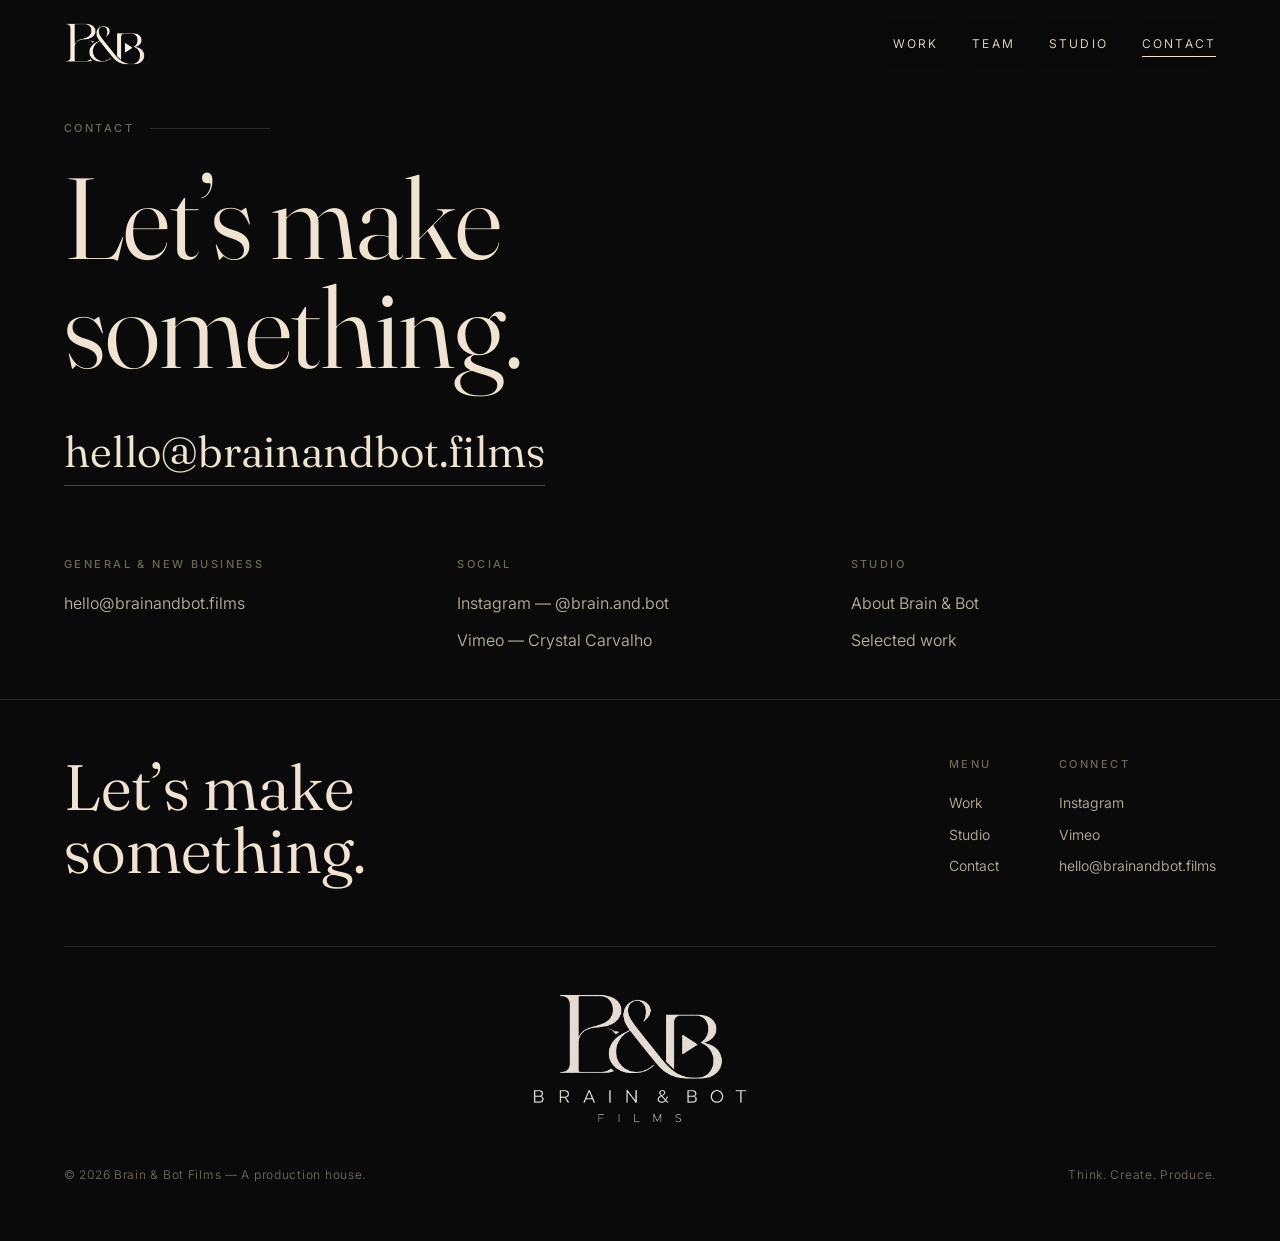
<file: contact.html>
<!DOCTYPE html>
<html lang="en">
<head>
  <meta charset="UTF-8">
  <meta name="viewport" content="width=device-width, initial-scale=1.0">
  <title>Contact — Brain & Bot Films</title>
  <meta name="description" content="Get in touch with Brain & Bot Films.">
  <link rel="preconnect" href="https://fonts.googleapis.com">
  <link rel="preconnect" href="https://fonts.gstatic.com" crossorigin>
  <link href="https://fonts.googleapis.com/css2?family=Fraunces:ital,opsz,wght@0,9..144,300..500;1,9..144,300..400&family=Bodoni+Moda:ital,opsz,wght@0,6..96,400..600;1,6..96,400..500&family=Inter:wght@300;400;500&display=swap" rel="stylesheet">
  <link rel="stylesheet" href="assets/css/style.css?v=3">
</head>
<body data-page="contact">
  <header data-nav></header>

  <section class="wrap contact-hero">
    <div class="eyebrow reveal in"><span class="label">Contact</span><span class="rule" style="max-width:120px"></span></div>
    <h1 class="display reveal in">Let’s make<br>something.</h1>
    <div class="reveal in d1" style="margin-top:36px">
      <a class="mail serif" id="mail" href="#">hello@brainandbot.films</a>
    </div>
    <div class="contact-rows">
      <div class="col reveal d1">
        <div class="label">General &amp; New Business</div>
        <a id="mail2" href="#">hello@brainandbot.films</a>
      </div>
      <div class="col reveal d2">
        <div class="label">Social</div>
        <a href="https://www.instagram.com/brain.and.bot/" target="_blank" rel="noopener">Instagram — @brain.and.bot</a>
        <a href="https://vimeo.com/user82535468" target="_blank" rel="noopener">Vimeo — Crystal Carvalho</a>
      </div>
      <div class="col reveal d3">
        <div class="label">Studio</div>
        <a href="studio.html">About Brain &amp; Bot</a>
        <a href="work.html">Selected work</a>
      </div>
    </div>
  </section>

  <footer data-footer></footer>
  <script src="assets/js/data.js?v=2"></script>
  <script src="assets/js/site.js?v=2"></script>
  <script>document.addEventListener('DOMContentLoaded',function(){
    ['mail','mail2'].forEach(function(id){var e=document.getElementById(id);if(e){e.textContent=SITE.email;e.href='mailto:'+SITE.email;}});
  });</script>
</body>
</html>
</file>
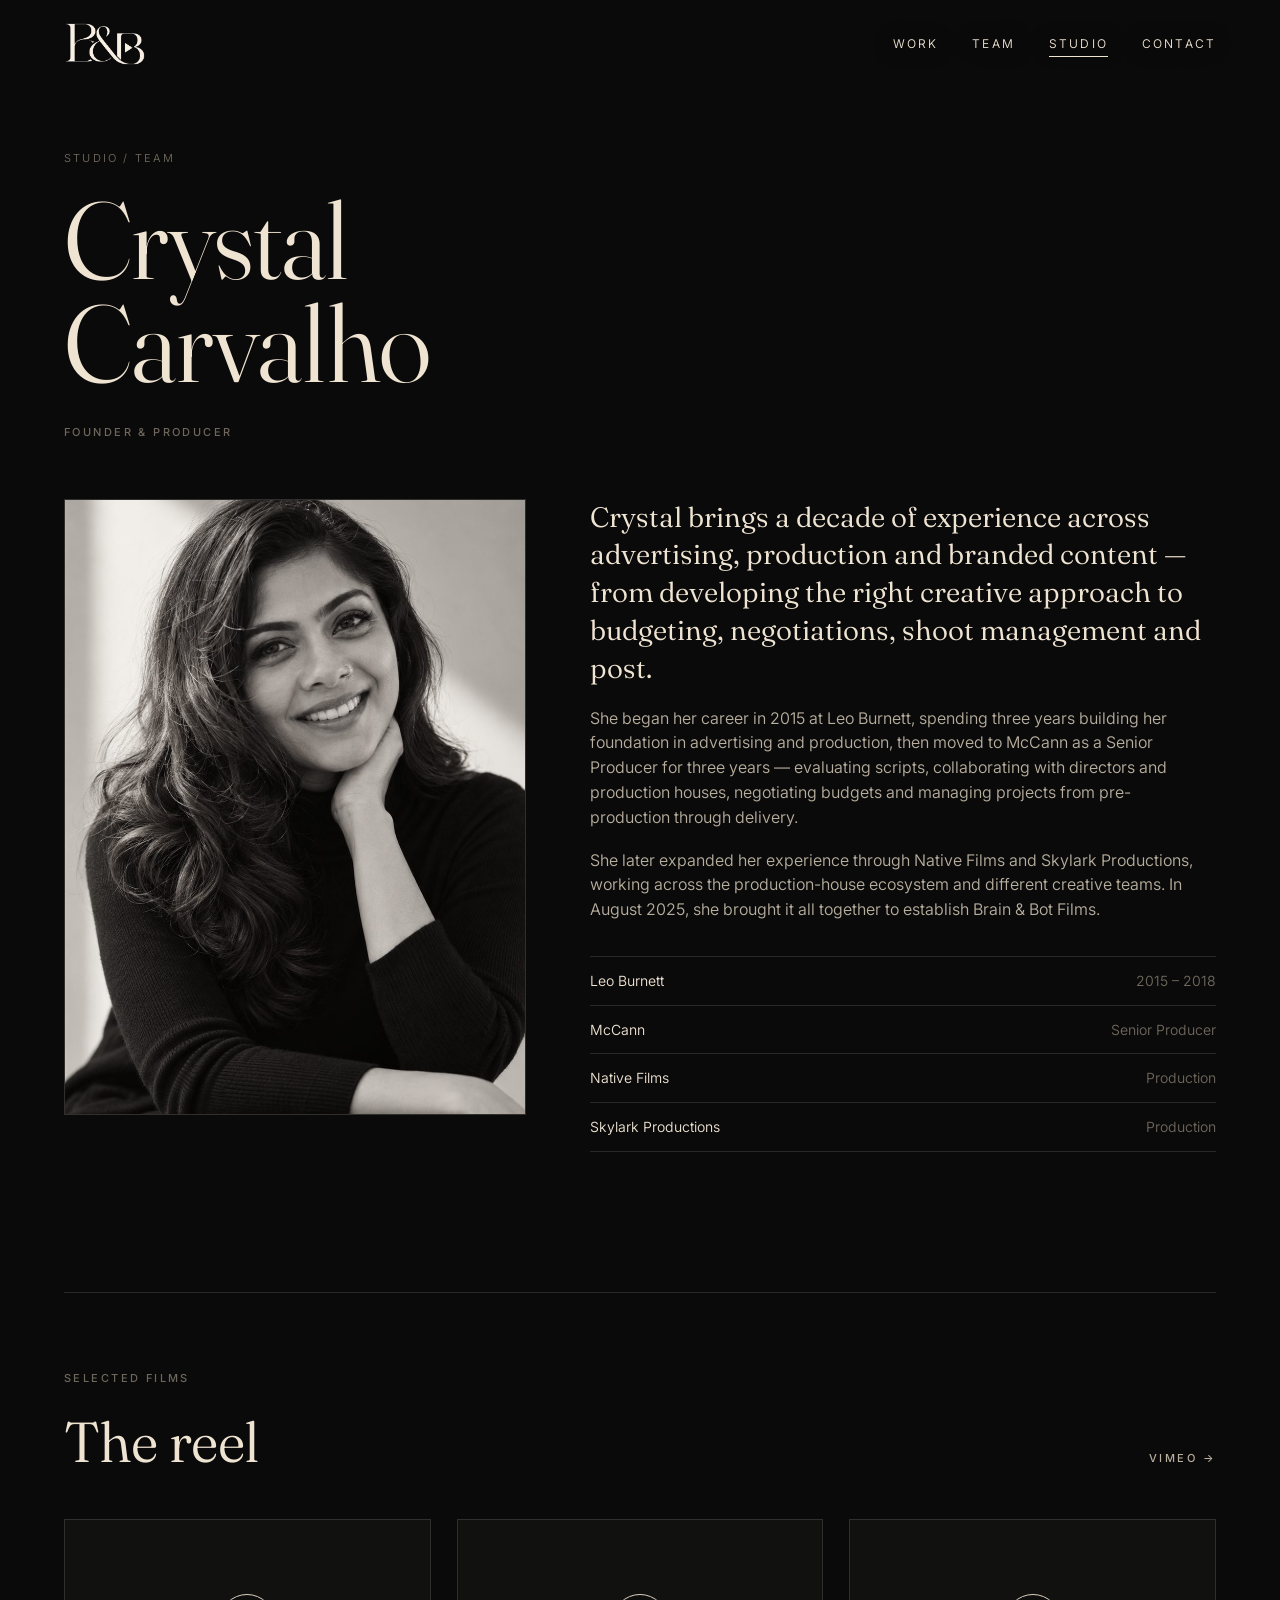
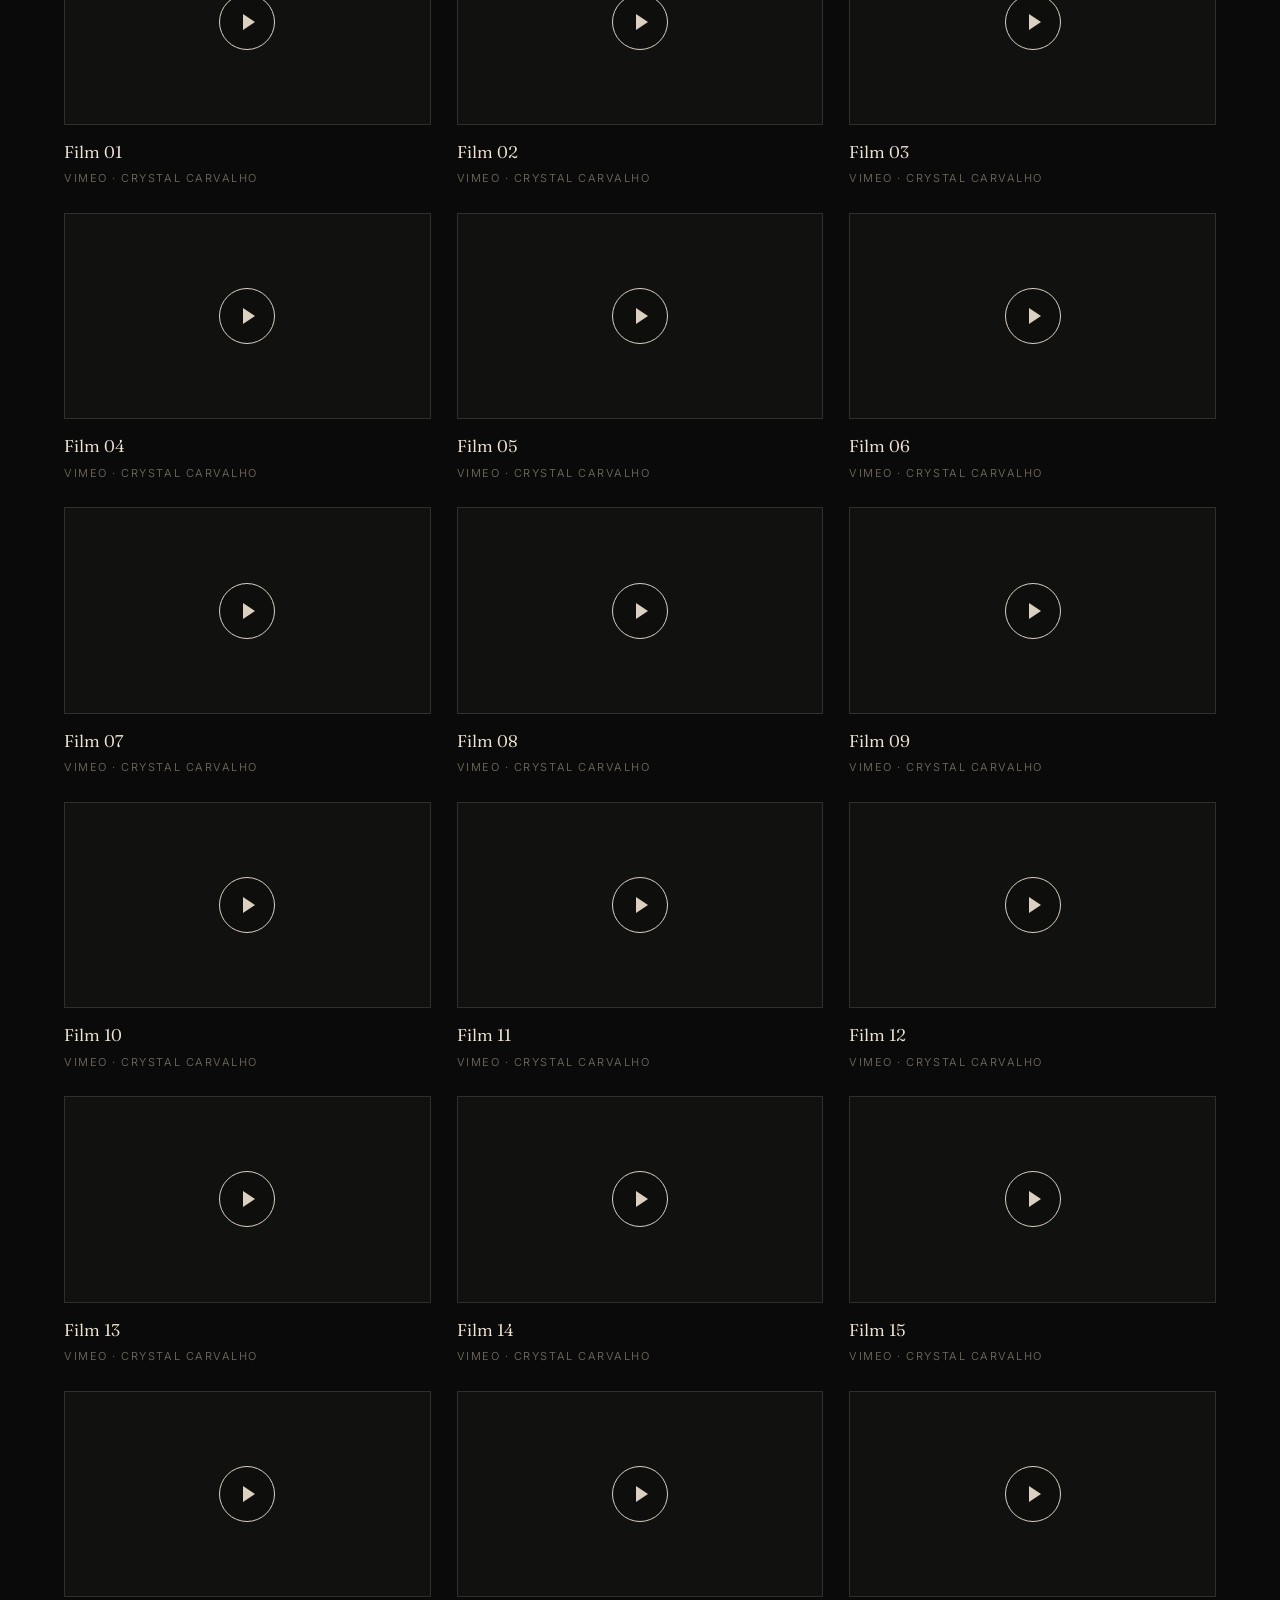
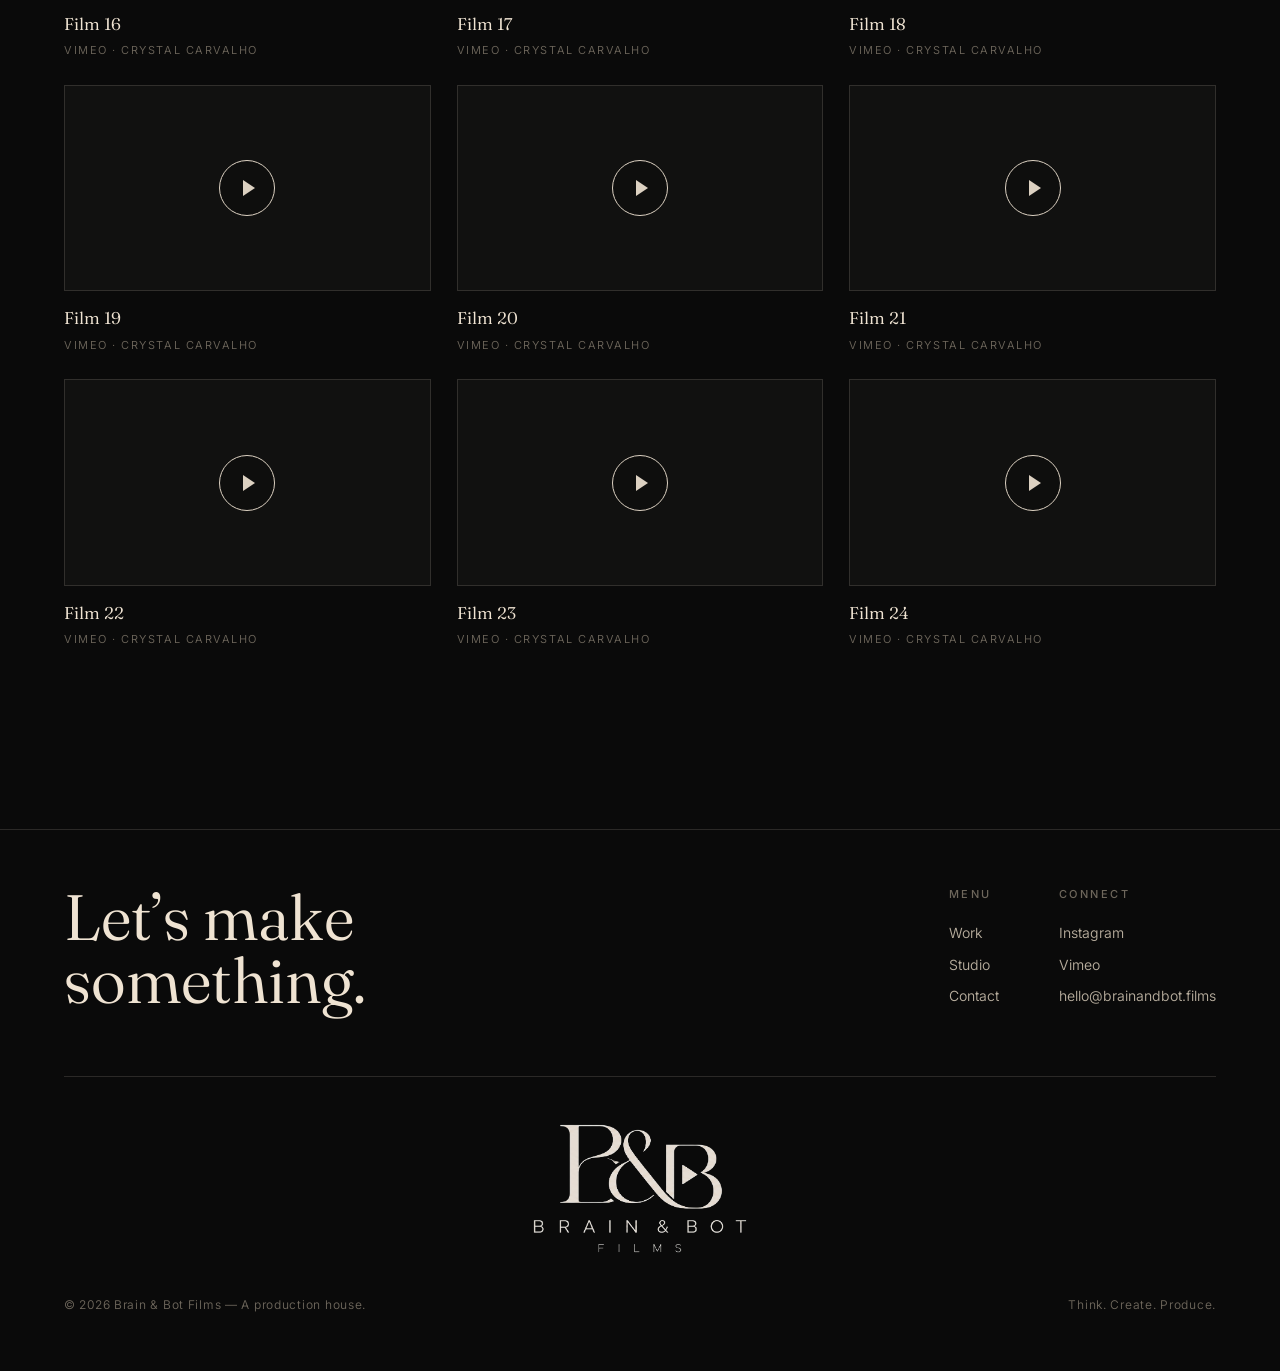
<file: crystal.html>
<!DOCTYPE html>
<html lang="en">
<head>
  <meta charset="UTF-8">
  <meta name="viewport" content="width=device-width, initial-scale=1.0">
  <title>Crystal Carvalho — Brain & Bot Films</title>
  <meta name="description" content="Crystal Carvalho — Founder & Producer, Brain & Bot Films. A decade across advertising, production and branded content.">
  <link rel="preconnect" href="https://fonts.googleapis.com">
  <link rel="preconnect" href="https://fonts.gstatic.com" crossorigin>
  <link href="https://fonts.googleapis.com/css2?family=Fraunces:ital,opsz,wght@0,9..144,300..500;1,9..144,300..400&family=Bodoni+Moda:ital,opsz,wght@0,6..96,400..600;1,6..96,400..500&family=Inter:wght@300;400;500&display=swap" rel="stylesheet">
  <link rel="stylesheet" href="assets/css/style.css?v=3">
</head>
<body data-page="studio">
  <header data-nav></header>

  <section class="wrap founder-head">
    <div class="crumb reveal in"><a href="studio.html">Studio</a> / Team</div>
    <h1 class="founder-name display reveal in">Crystal<br>Carvalho</h1>
    <div class="sub reveal in d1" style="margin-top:22px"><span class="label">Founder &amp; Producer</span></div>
  </section>

  <section class="wrap">
    <div class="founder-split">
      <div class="portrait reveal"><img id="portrait" alt="Crystal Carvalho"></div>
      <div class="bio reveal d1">
        <p class="lead">Crystal brings a decade of experience across advertising, production and branded content — from developing the right creative approach to budgeting, negotiations, shoot management and post.</p>
        <p>She began her career in 2015 at Leo Burnett, spending three years building her foundation in advertising and production, then moved to McCann as a Senior Producer for three years — evaluating scripts, collaborating with directors and production houses, negotiating budgets and managing projects from pre-production through delivery.</p>
        <p>She later expanded her experience through Native Films and Skylark Productions, working across the production-house ecosystem and different creative teams. In August 2025, she brought it all together to establish Brain &amp; Bot Films.</p>
        <ul class="cred-list">
          <li><span>Leo Burnett</span><span class="yr">2015 – 2018</span></li>
          <li><span>McCann</span><span class="yr">Senior Producer</span></li>
          <li><span>Native Films</span><span class="yr">Production</span></li>
          <li><span>Skylark Productions</span><span class="yr">Production</span></li>
        </ul>
      </div>
    </div>
  </section>

  <section class="section-pad">
    <div class="wrap">
      <div class="rule reveal" style="margin-bottom:clamp(44px,6vw,80px)"></div>
      <div class="eyebrow reveal"><span class="label">Selected Films</span></div>
      <div class="section-head reveal">
        <h2 class="serif">The reel</h2>
        <a class="label" href="" id="vimeo-link" target="_blank" rel="noopener" style="color:var(--ink-dim)">Vimeo →</a>
      </div>
      <div class="reel-grid" data-reel></div>
    </div>
  </section>

  <footer data-footer></footer>
  <script src="assets/js/data.js?v=2"></script>
  <script src="assets/js/site.js?v=2"></script>
  <script>document.addEventListener('DOMContentLoaded',function(){
    var p=document.getElementById('portrait'); if(p)p.src=SITE.img.crystal;
    var v=document.getElementById('vimeo-link'); if(v)v.href=SITE.vimeo;
  });</script>
</body>
</html>
</file>
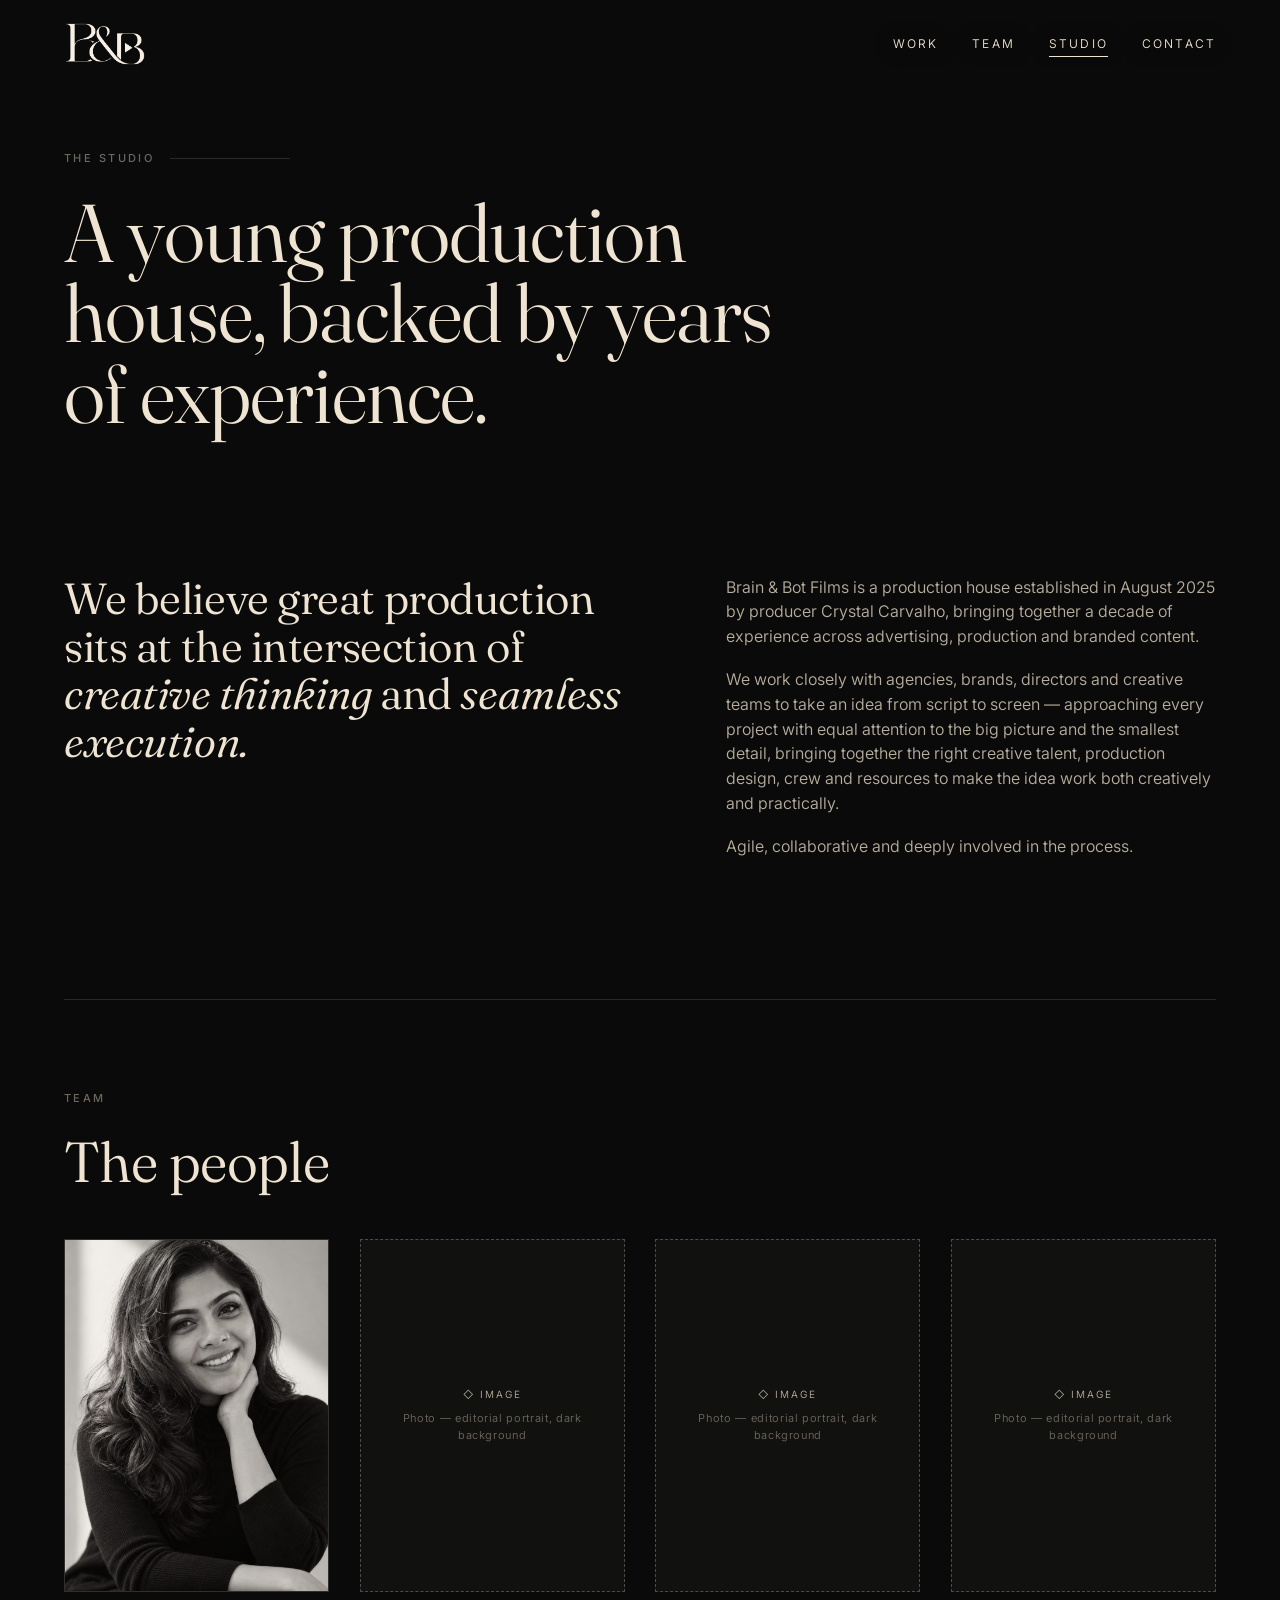
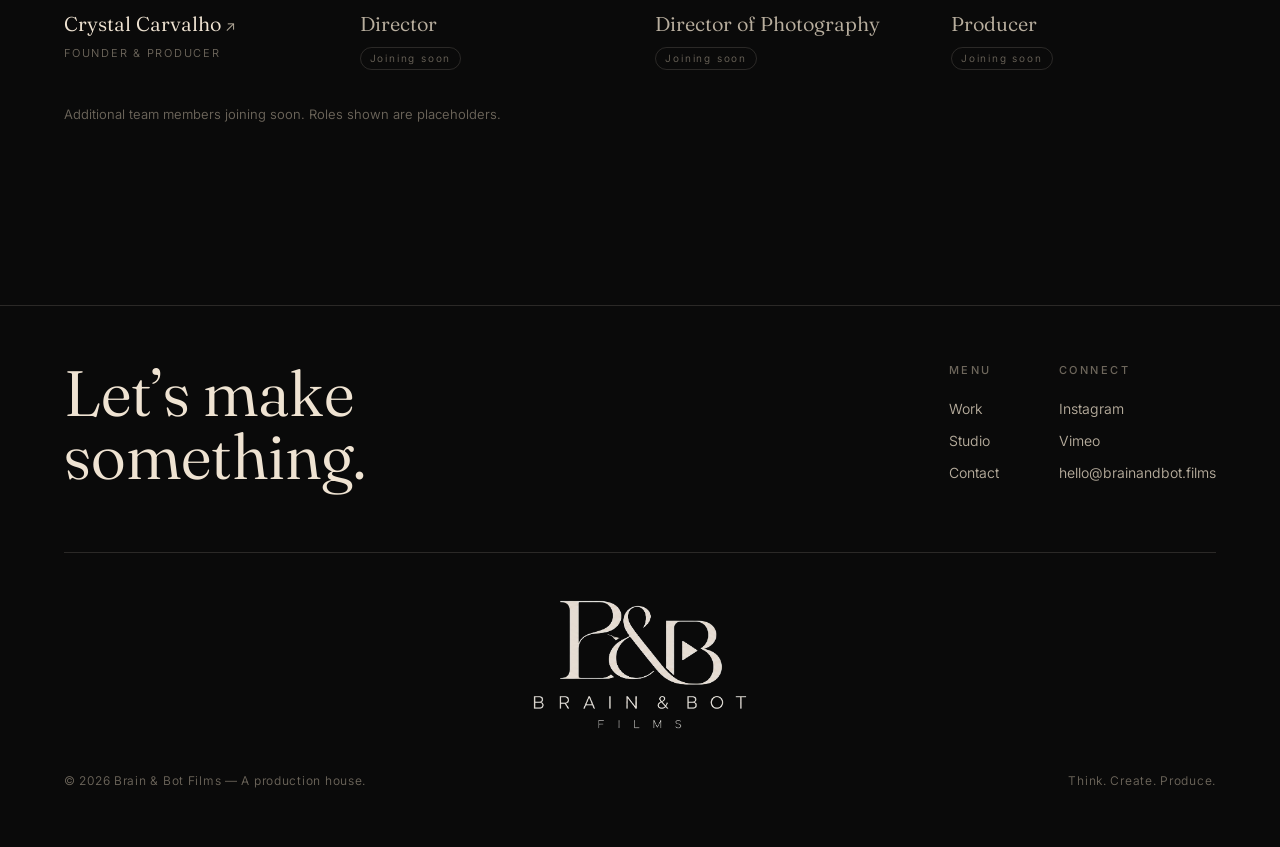
<file: studio.html>
<!DOCTYPE html>
<html lang="en">
<head>
  <meta charset="UTF-8">
  <meta name="viewport" content="width=device-width, initial-scale=1.0">
  <title>Studio — Brain & Bot Films</title>
  <meta name="description" content="Brain & Bot Films — a production house built around creative thinking and seamless execution. Founded by Crystal Carvalho, August 2025.">
  <link rel="preconnect" href="https://fonts.googleapis.com">
  <link rel="preconnect" href="https://fonts.gstatic.com" crossorigin>
  <link href="https://fonts.googleapis.com/css2?family=Fraunces:ital,opsz,wght@0,9..144,300..500;1,9..144,300..400&family=Bodoni+Moda:ital,opsz,wght@0,6..96,400..600;1,6..96,400..500&family=Inter:wght@300;400;500&display=swap" rel="stylesheet">
  <link rel="stylesheet" href="assets/css/style.css?v=3">
</head>
<body data-page="studio">
  <header data-nav></header>

  <section style="padding-top:150px" class="wrap">
    <div class="eyebrow reveal in"><span class="label">The Studio</span><span class="rule" style="max-width:120px"></span></div>
    <h1 class="display reveal in" style="font-size:clamp(40px,6.4vw,104px);max-width:16ch">A young production house, backed by years of experience.</h1>
  </section>

  <section class="section-pad">
    <div class="wrap">
      <div class="split" style="align-items:start">
        <div class="reveal">
          <p class="statement">We believe great production sits at the intersection of <em>creative thinking</em> and <em>seamless execution.</em></p>
        </div>
        <div class="body-col reveal d1">
          <p>Brain &amp; Bot Films is a production house established in August 2025 by producer Crystal Carvalho, bringing together a decade of experience across advertising, production and branded content.</p>
          <p>We work closely with agencies, brands, directors and creative teams to take an idea from script to screen — approaching every project with equal attention to the big picture and the smallest detail, bringing together the right creative talent, production design, crew and resources to make the idea work both creatively and practically.</p>
          <p>Agile, collaborative and deeply involved in the process.</p>
        </div>
      </div>
    </div>
  </section>

  <section class="section-pad" style="padding-top:0">
    <div class="wrap">
      <div class="rule reveal" style="margin-bottom:clamp(48px,7vw,90px)"></div>
      <div class="eyebrow reveal"><span class="label">Team</span></div>
      <div class="section-head reveal"><h2 class="serif">The people</h2></div>
      <div class="team-grid" data-team></div>
      <p class="reveal" style="margin-top:34px;color:var(--ink-faint);font-size:13px">Additional team members joining soon. Roles shown are placeholders.</p>
    </div>
  </section>

  <footer data-footer></footer>
  <script src="assets/js/data.js?v=2"></script>
  <script src="assets/js/site.js?v=2"></script>
</body>
</html>
</file>
<file: assets/css/style.css>
/* ============================================================
   Brain & Bot Films — prototype styles
   Design language: warm ivory-cream on near-black, editorial
   high-contrast serif + wide-tracked grotesque labels.
   ============================================================ */

:root{
  --bg:#0A0A0A;
  --bg-elev:#111110;
  --ink:#EFE3D2;
  --ink-dim:#B8AE9E;
  --ink-faint:#6E675C;
  --line:rgba(239,227,210,0.14);
  --line-strong:rgba(239,227,210,0.28);
  --maxw:1440px;
  --gutter:clamp(20px,5vw,72px);
  --serif:"Fraunces","Canela","Playfair Display",Georgia,serif;
  --sans:"Inter","Neue Haas Grotesk","Helvetica Neue",Arial,sans-serif;
  --ease:cubic-bezier(.22,.61,.36,1);
}

*{box-sizing:border-box;margin:0;padding:0}
html{scroll-behavior:smooth;-webkit-text-size-adjust:100%}
body{
  background:var(--bg);
  color:var(--ink);
  font-family:var(--sans);
  font-size:16px;
  line-height:1.55;
  font-weight:350;
  -webkit-font-smoothing:antialiased;
  overflow-x:hidden;
}
img{display:block;max-width:100%}
a{color:inherit;text-decoration:none}
::selection{background:var(--ink);color:var(--bg)}

/* ---- typography helpers ---- */
.serif{font-family:var(--serif)}
.label{
  font-family:var(--sans);
  font-size:11px;
  font-weight:500;
  letter-spacing:.22em;
  text-transform:uppercase;
  color:var(--ink-faint);
}
.display{
  font-family:var(--serif);
  font-weight:340;
  line-height:.98;
  letter-spacing:-.01em;
}
h1,h2,h3{font-family:var(--serif);font-weight:340;line-height:1.02;letter-spacing:-.01em}
p{color:var(--ink-dim);max-width:62ch}

.wrap{max-width:var(--maxw);margin:0 auto;padding-inline:var(--gutter)}
.rule{height:1px;background:var(--line);width:100%;border:0}

/* ============================================================
   NAV
   ============================================================ */
.nav{
  position:fixed;top:0;left:0;right:0;z-index:60;
  display:flex;align-items:center;justify-content:space-between;
  padding:22px var(--gutter);
  transition:background .5s var(--ease),padding .5s var(--ease),border-color .5s var(--ease);
  border-bottom:1px solid transparent;
  text-shadow:0 1px 20px rgba(0,0,0,.55); /* legibility over hero imagery */
}
.nav.solid{
  background:rgba(10,10,10,.72);
  backdrop-filter:blur(14px);
  -webkit-backdrop-filter:blur(14px);
  border-bottom:1px solid var(--line);
  padding-block:16px;
  text-shadow:none;
}
.brand{display:flex;align-items:center;line-height:1}
.brand-svg{height:clamp(34px,4.4vw,44px);width:auto;display:block}
.nav.solid .brand-svg{height:clamp(30px,3.6vw,38px)}
.brand-lockup{display:flex;flex-direction:column;gap:4px;align-items:flex-start}
.brand .mono{
  font-family:"Bodoni Moda",var(--serif);
  font-weight:500;font-size:27px;letter-spacing:.01em;line-height:.9;
  display:inline-flex;align-items:baseline;position:relative;
}
.brand .mono .amp{font-weight:400;font-style:italic;margin:0 .01em;font-size:.92em}
.brand .mono .play{
  display:inline-block;width:0;height:0;margin-left:2px;align-self:center;
  border-left:8px solid var(--ink);border-top:5px solid transparent;border-bottom:5px solid transparent;
  transform:translateY(1px);opacity:.95;
}
.brand .wordmark{font-size:8px;letter-spacing:.32em;color:var(--ink-dim);text-transform:uppercase}

/* image placeholder box (for photos we don't have yet) */
.img-box{display:flex;align-items:center;justify-content:center;text-align:center;
  background:repeating-linear-gradient(135deg,rgba(239,227,210,.02) 0 12px,rgba(239,227,210,.045) 12px 24px);
  border:1px dashed var(--line-strong)!important}
.box-cap{font-size:11px;letter-spacing:.06em;color:var(--ink-faint);max-width:80%;line-height:1.5;padding:14px}
.box-cap::before{content:"◇  Image";display:block;letter-spacing:.2em;text-transform:uppercase;font-size:10px;color:var(--ink-dim);margin-bottom:8px}
.nav-links{display:flex;gap:34px;align-items:center}
.nav-links a{
  font-size:12px;letter-spacing:.18em;text-transform:uppercase;color:var(--ink);
  position:relative;padding:4px 0;
}
.nav-links a::after{content:"";position:absolute;left:0;bottom:0;height:1px;width:0;background:var(--ink);transition:width .4s var(--ease)}
.nav-links a:hover::after,.nav-links a.active::after{width:100%}
.nav-toggle{display:none;background:none;border:0;color:var(--ink);cursor:pointer;flex-direction:column;gap:5px;padding:6px}
.nav-toggle span{width:24px;height:1.5px;background:var(--ink);display:block;transition:.35s var(--ease)}

/* ============================================================
   HERO
   ============================================================ */
.hero{position:relative;min-height:100svh;display:flex;align-items:flex-end;overflow:hidden}
.hero-media{position:absolute;inset:0;z-index:0}
.hero-media img,.hero-media video{width:100%;height:100%;object-fit:cover;filter:saturate(.92) contrast(1.02)}
.hero-media::after{content:"";position:absolute;inset:0;
  background:linear-gradient(180deg,rgba(10,10,10,.55) 0%,rgba(10,10,10,.15) 32%,rgba(10,10,10,.35) 62%,rgba(10,10,10,.95) 100%);}
.hero-inner{position:relative;z-index:2;width:100%;padding-bottom:clamp(40px,7vw,88px)}
.hero h1{font-size:clamp(56px,13vw,190px);line-height:.9}
.hero .sub{margin-top:22px;display:flex;gap:14px;align-items:center;flex-wrap:wrap}
.hero .sub .label{color:var(--ink-dim)}
.hero-foot{position:absolute;z-index:2;bottom:clamp(40px,7vw,88px);right:var(--gutter);text-align:right}
.hero-index{position:absolute;z-index:2;left:var(--gutter);bottom:clamp(40px,7vw,88px)}

/* pill / cta */
.cta{
  display:inline-flex;align-items:center;gap:10px;
  font-size:12px;letter-spacing:.18em;text-transform:uppercase;color:var(--ink);
  border:1px solid var(--line-strong);border-radius:100px;padding:12px 22px;
  transition:background .4s var(--ease),color .4s var(--ease),border-color .4s;
}
.cta:hover{background:var(--ink);color:var(--bg);border-color:var(--ink)}
.cta .dot{width:6px;height:6px;border-radius:50%;background:currentColor}

/* ============================================================
   SECTIONS
   ============================================================ */
section{position:relative}
section[id]{scroll-margin-top:100px}
.section-pad{padding-block:clamp(72px,11vw,160px)}
.section-head{display:flex;align-items:baseline;justify-content:space-between;gap:24px;margin-bottom:48px}
.section-head h2{font-size:clamp(30px,4.4vw,64px)}
.eyebrow{display:flex;align-items:center;gap:16px;margin-bottom:26px}
.eyebrow .rule{flex:1;max-width:120px}

/* ---- project grid ---- */
.work-grid{display:grid;grid-template-columns:repeat(2,1fr);gap:clamp(28px,4vw,64px)}
.work-grid.all{gap:clamp(36px,5vw,90px)}
.project{display:block;cursor:pointer}
.project .frame{position:relative;overflow:hidden;aspect-ratio:16/10;background:var(--bg-elev);border:1px solid var(--line)}
.project .frame img{width:100%;height:100%;object-fit:cover;transition:transform 1s var(--ease),filter .6s var(--ease);filter:saturate(.9)}
.project:hover .frame img{transform:scale(1.05);filter:saturate(1.02)}
.project .frame .view{
  position:absolute;inset:0;display:flex;align-items:center;justify-content:center;
  opacity:0;transition:opacity .45s var(--ease);
}
.project .frame .view span{
  font-size:11px;letter-spacing:.2em;text-transform:uppercase;
  border:1px solid var(--ink);border-radius:100px;padding:12px 20px;
  background:rgba(10,10,10,.35);backdrop-filter:blur(4px);
}
.project:hover .frame .view{opacity:1}
.project .meta{display:flex;align-items:baseline;justify-content:space-between;margin-top:18px;gap:16px}
.project .meta .t{font-family:var(--serif);font-size:clamp(20px,2.3vw,30px)}
.project .meta .cat{color:var(--ink-faint);font-size:12px;letter-spacing:.1em;text-transform:uppercase;text-align:right;white-space:nowrap}
.project .idx{font-size:12px;color:var(--ink-faint);letter-spacing:.1em}

/* ---- studio / statement ---- */
.split{display:grid;grid-template-columns:1.1fr .9fr;gap:clamp(32px,5vw,90px);align-items:center}
.statement{font-family:var(--serif);font-size:clamp(26px,3.4vw,52px);line-height:1.1;letter-spacing:-.01em;color:var(--ink)}
.statement em{font-style:italic;color:var(--ink)}
.media-frame{position:relative;overflow:hidden;border:1px solid var(--line);aspect-ratio:4/5;background:var(--bg-elev)}
.media-frame img{width:100%;height:100%;object-fit:cover;filter:saturate(.55) contrast(1.02)}
.body-col p+p{margin-top:18px}

/* ---- team ---- */
.team-grid{display:grid;grid-template-columns:repeat(4,1fr);gap:clamp(20px,2.4vw,34px)}
.member{display:block}
.member .frame{position:relative;overflow:hidden;aspect-ratio:3/4;background:var(--bg-elev);border:1px solid var(--line)}
.member .frame img{width:100%;height:100%;object-fit:cover;filter:saturate(.85);transition:transform .9s var(--ease),filter .5s}
.member.live:hover .frame img{transform:scale(1.05)}
.member .frame.placeholder{display:flex;align-items:center;justify-content:center}
.member .frame.placeholder .ph{font-family:var(--serif);font-size:40px;color:var(--ink-faint);opacity:.5}
.member .n{font-family:var(--serif);font-size:20px;margin-top:16px}
.member .r{font-size:11px;letter-spacing:.16em;text-transform:uppercase;color:var(--ink-faint);margin-top:6px}
.member.live .n::after{content:" ↗";font-family:var(--sans);font-size:14px;color:var(--ink-dim)}
.badge-soon{font-size:10px;letter-spacing:.18em;color:var(--ink-faint);border:1px solid var(--line);border-radius:100px;padding:3px 9px;display:inline-block;margin-top:8px}

/* ============================================================
   PROJECT DETAIL
   ============================================================ */
.pd-head{padding-top:140px}
.crumb{font-size:11px;letter-spacing:.2em;text-transform:uppercase;color:var(--ink-faint);margin-bottom:22px}
.crumb a:hover{color:var(--ink)}
.pd-title{font-size:clamp(38px,6.6vw,96px);line-height:.98;margin-bottom:34px}
.player{position:relative;aspect-ratio:16/9;overflow:hidden;background:var(--bg-elev);border:1px solid var(--line);cursor:pointer}
.player img{width:100%;height:100%;object-fit:cover;filter:saturate(.92)}
.player .play{
  position:absolute;inset:0;display:flex;align-items:center;justify-content:center;
}
.play-btn{
  width:84px;height:84px;border-radius:50%;border:1px solid var(--ink);
  display:flex;align-items:center;justify-content:center;
  background:rgba(10,10,10,.28);backdrop-filter:blur(3px);
  transition:background .4s var(--ease),transform .4s var(--ease);
}
.player:hover .play-btn{background:var(--ink);transform:scale(1.06)}
.play-btn::after{content:"";margin-left:5px;border-left:16px solid var(--ink);border-top:10px solid transparent;border-bottom:10px solid transparent;transition:border-color .4s}
.player:hover .play-btn::after{border-left-color:var(--bg)}
.pd-grid{display:grid;grid-template-columns:.7fr 1.3fr;gap:clamp(28px,4vw,70px);margin-top:56px}
.credits{list-style:none}
.credits li{display:flex;justify-content:space-between;gap:16px;padding:14px 0;border-bottom:1px solid var(--line);font-size:14px}
.credits li .k{color:var(--ink-faint);letter-spacing:.12em;text-transform:uppercase;font-size:11px}
.stills{display:grid;grid-template-columns:repeat(3,1fr);gap:16px;margin-top:60px}
.stills .frame{aspect-ratio:4/3;overflow:hidden;border:1px solid var(--line);background:var(--bg-elev)}
.stills img{width:100%;height:100%;object-fit:cover;filter:saturate(.9)}

/* next project */
.next{display:flex;align-items:center;justify-content:space-between;gap:20px;padding-block:44px;border-top:1px solid var(--line);margin-top:80px}
.next .n{font-family:var(--serif);font-size:clamp(26px,4vw,56px)}
.next:hover .n{color:var(--ink)}

/* ============================================================
   FOUNDER / REEL
   ============================================================ */
.founder-head{padding-top:150px}
.founder-name{font-size:clamp(46px,8.5vw,130px);line-height:.95}
.founder-split{display:grid;grid-template-columns:.85fr 1.15fr;gap:clamp(30px,5vw,80px);margin-top:56px;align-items:start}
.portrait{position:relative;overflow:hidden;border:1px solid var(--line);aspect-ratio:3/4;background:var(--bg-elev)}
.portrait img{width:100%;height:100%;object-fit:cover}
.bio p+p{margin-top:18px}
.bio .lead{font-family:var(--serif);font-size:clamp(20px,2.3vw,28px);line-height:1.35;color:var(--ink)}
.cred-list{list-style:none;margin-top:34px;border-top:1px solid var(--line)}
.cred-list li{padding:13px 0;border-bottom:1px solid var(--line);display:flex;justify-content:space-between;font-size:14px}
.cred-list li .yr{color:var(--ink-faint)}

.reel-grid{display:grid;grid-template-columns:repeat(3,1fr);gap:clamp(16px,2vw,26px)}
.reel-item{cursor:pointer}
.reel-item .frame{position:relative;overflow:hidden;aspect-ratio:16/9;background:var(--bg-elev);border:1px solid var(--line)}
.reel-item .frame img{width:100%;height:100%;object-fit:cover;filter:saturate(.9);transition:transform .9s var(--ease),filter .5s}
.reel-item:hover .frame img{transform:scale(1.06)}
.reel-item .frame .play{position:absolute;inset:0;display:flex;align-items:center;justify-content:center;opacity:.92}
.reel-item .frame .mini{width:56px;height:56px;border-radius:50%;border:1px solid var(--ink);display:flex;align-items:center;justify-content:center;background:rgba(10,10,10,.3);backdrop-filter:blur(3px);transition:background .4s,transform .4s}
.reel-item:hover .mini{background:var(--ink);transform:scale(1.08)}
.reel-item .mini::after{content:"";margin-left:4px;border-left:12px solid var(--ink);border-top:8px solid transparent;border-bottom:8px solid transparent}
.reel-item:hover .mini::after{border-left-color:var(--bg)}
.reel-item .t{font-family:var(--serif);font-size:17px;margin-top:14px}
.reel-item .c{font-size:11px;letter-spacing:.14em;text-transform:uppercase;color:var(--ink-faint);margin-top:5px}

/* ============================================================
   CONTACT
   ============================================================ */
.contact-hero{min-height:70vh;display:flex;flex-direction:column;justify-content:center;padding-top:120px}
.contact-hero h1{font-size:clamp(44px,9vw,140px);line-height:.95}
.contact-hero .mail{font-family:var(--serif);font-size:clamp(22px,3.4vw,44px);color:var(--ink);border-bottom:1px solid var(--line-strong);display:inline-block;transition:border-color .4s}
.contact-hero .mail:hover{border-color:var(--ink)}
.contact-rows{display:grid;grid-template-columns:repeat(3,1fr);gap:28px;margin-top:70px}
.contact-rows .col .label{margin-bottom:12px}
.contact-rows .col a{display:block;padding:6px 0;color:var(--ink-dim)}
.contact-rows .col a:hover{color:var(--ink)}

/* ============================================================
   FOOTER
   ============================================================ */
.footer{border-top:1px solid var(--line);padding-block:56px;margin-top:40px}
.footer-top{display:flex;justify-content:space-between;gap:40px;flex-wrap:wrap;align-items:flex-start}
.footer .big{font-family:var(--serif);font-size:clamp(30px,5vw,72px);line-height:.98;max-width:14ch}
.footer .cols{display:flex;gap:60px;flex-wrap:wrap}
.footer .cols .col a{display:block;padding:5px 0;color:var(--ink-dim);font-size:14px}
.footer .cols .col a:hover{color:var(--ink)}
.footer-logo{margin-top:64px;padding-top:44px;border-top:1px solid var(--line);display:flex;justify-content:center}
.footer-logo img{width:clamp(150px,26vw,220px);height:auto;opacity:.92}
.footer-bottom{display:flex;justify-content:space-between;gap:20px;flex-wrap:wrap;margin-top:40px;color:var(--ink-faint);font-size:12px;letter-spacing:.06em}

/* ============================================================
   LIGHTBOX
   ============================================================ */
.lightbox{position:fixed;inset:0;z-index:200;background:rgba(6,6,6,.94);backdrop-filter:blur(10px);display:flex;align-items:center;justify-content:center;padding:5vw;opacity:0;pointer-events:none;transition:opacity .45s var(--ease)}
.lightbox.open{opacity:1;pointer-events:auto}
.lightbox .box{position:relative;width:min(92vw,1280px);height:min(calc(92vw * 9 / 16),720px,82vh)}
.lightbox .box>[data-frame]{position:absolute;inset:0}
.lightbox iframe{width:100%;height:100%;border:0;background:#000;display:block}
.lightbox .close{position:fixed;top:22px;right:26px;z-index:210;background:none;border:0;color:var(--ink);cursor:pointer;font-size:12px;letter-spacing:.2em;text-transform:uppercase;display:flex;gap:10px;align-items:center}
.lightbox .close:hover{opacity:.7}

/* ============================================================
   REVEAL
   ============================================================ */
.reveal{opacity:0;transform:translateY(26px);transition:opacity 1s var(--ease),transform 1s var(--ease)}
.reveal.in{opacity:1;transform:none}
.reveal.d1{transition-delay:.08s}.reveal.d2{transition-delay:.16s}.reveal.d3{transition-delay:.24s}.reveal.d4{transition-delay:.32s}

@media (prefers-reduced-motion:reduce){
  .reveal{opacity:1;transform:none;transition:none}
  html{scroll-behavior:auto}
  *{transition:none!important}
}

/* ============================================================
   RESPONSIVE
   ============================================================ */
@media (max-width:1024px){
  .team-grid{grid-template-columns:repeat(2,1fr)}
  .founder-split{grid-template-columns:1fr}
  .pd-grid{grid-template-columns:1fr}
}
@media (max-width:760px){
  .nav-links{position:fixed;inset:0;width:100vw;height:100dvh;background:var(--bg);flex-direction:column;justify-content:center;align-items:flex-start;padding-inline:var(--gutter);gap:30px;transform:translateY(-100%);transition:transform .5s var(--ease);z-index:58}
  .nav-links.open{transform:none}
  .nav-links a{font-size:32px;font-family:var(--serif);letter-spacing:0;text-transform:none;color:var(--ink);text-shadow:none}
  .nav-toggle{display:flex;z-index:62}
  .brand{position:relative;z-index:62}
  .nav.menu-open .nav-toggle span:nth-child(1){transform:translateY(6.5px) rotate(45deg)}
  .nav.menu-open .nav-toggle span:nth-child(2){opacity:0}
  .nav.menu-open .nav-toggle span:nth-child(3){transform:translateY(-6.5px) rotate(-45deg)}
  .work-grid{grid-template-columns:1fr}
  .split{grid-template-columns:1fr}
  .reel-grid{grid-template-columns:repeat(2,1fr)}
  .stills{grid-template-columns:1fr}
  .contact-rows{grid-template-columns:1fr}
  .section-head{flex-direction:column;gap:10px}
}
@media (max-width:440px){
  .reel-grid{grid-template-columns:1fr}
  .team-grid{grid-template-columns:1fr}
}
</file>
